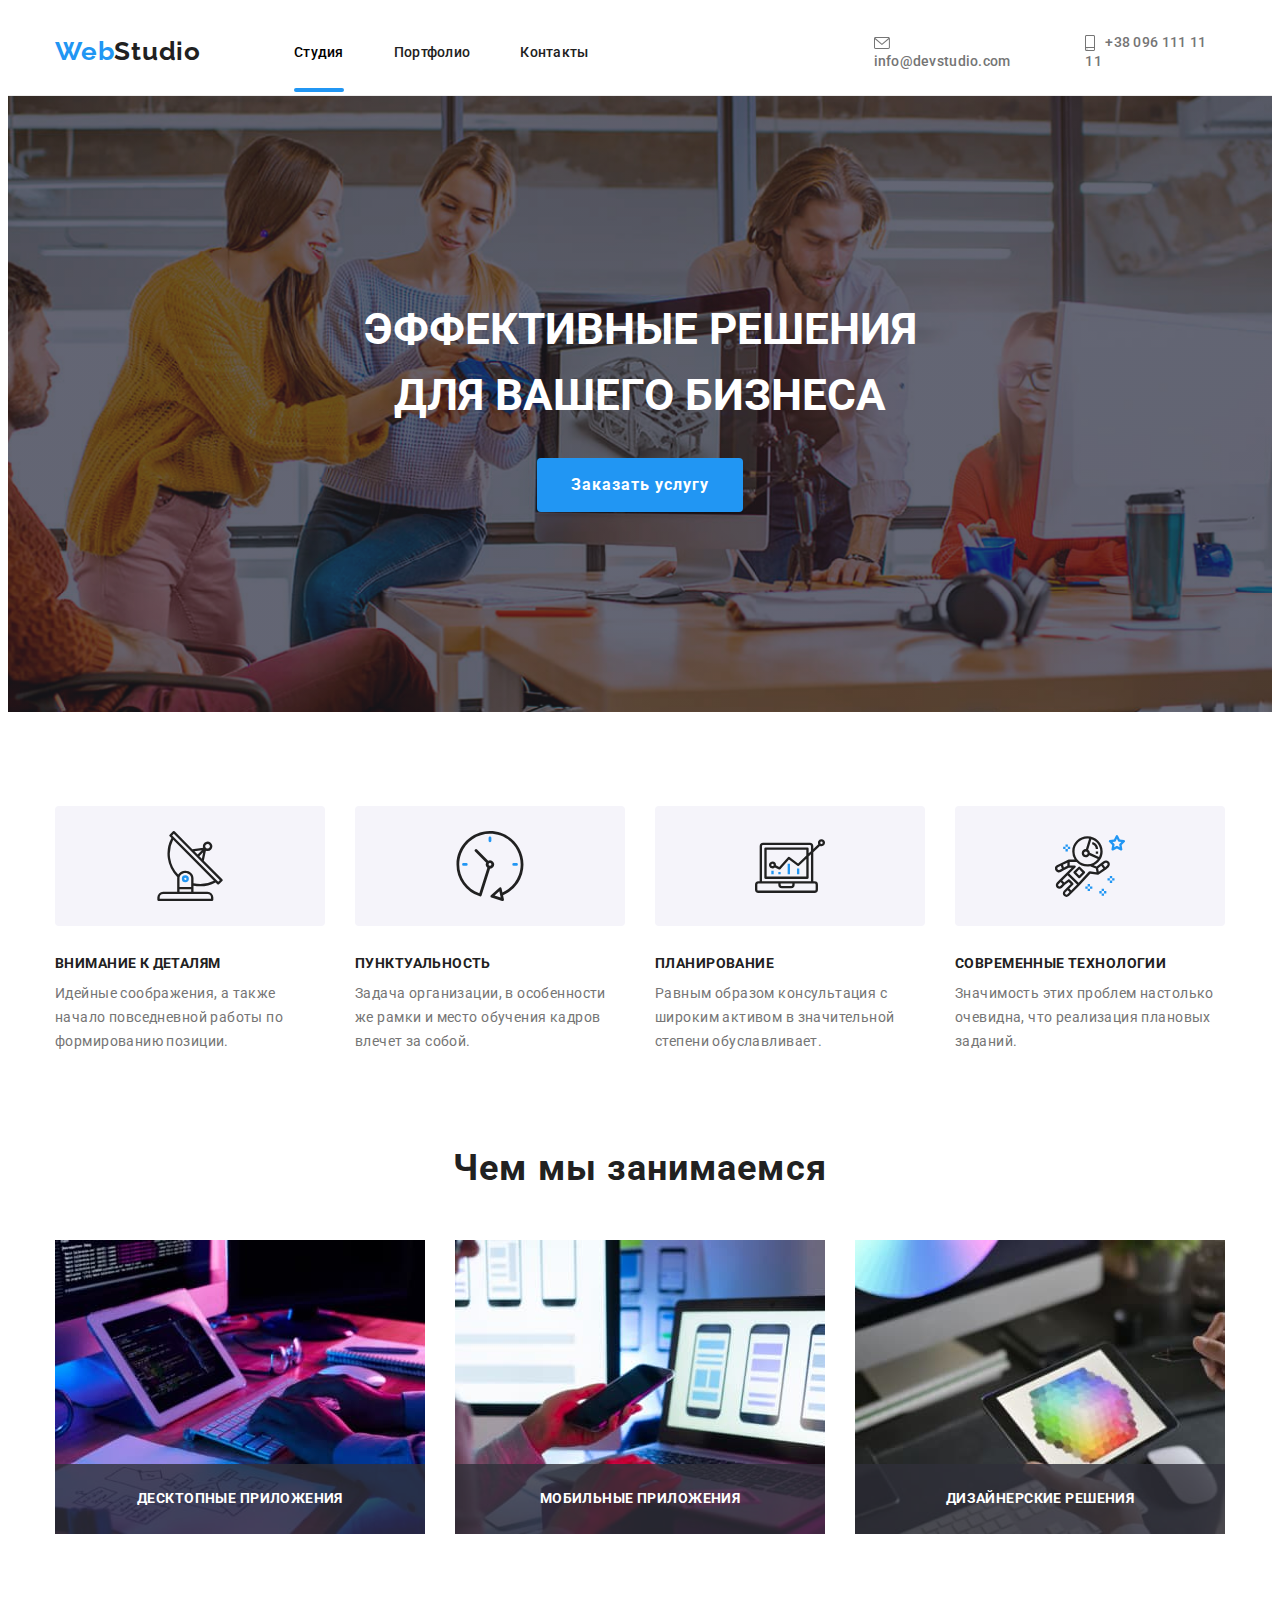
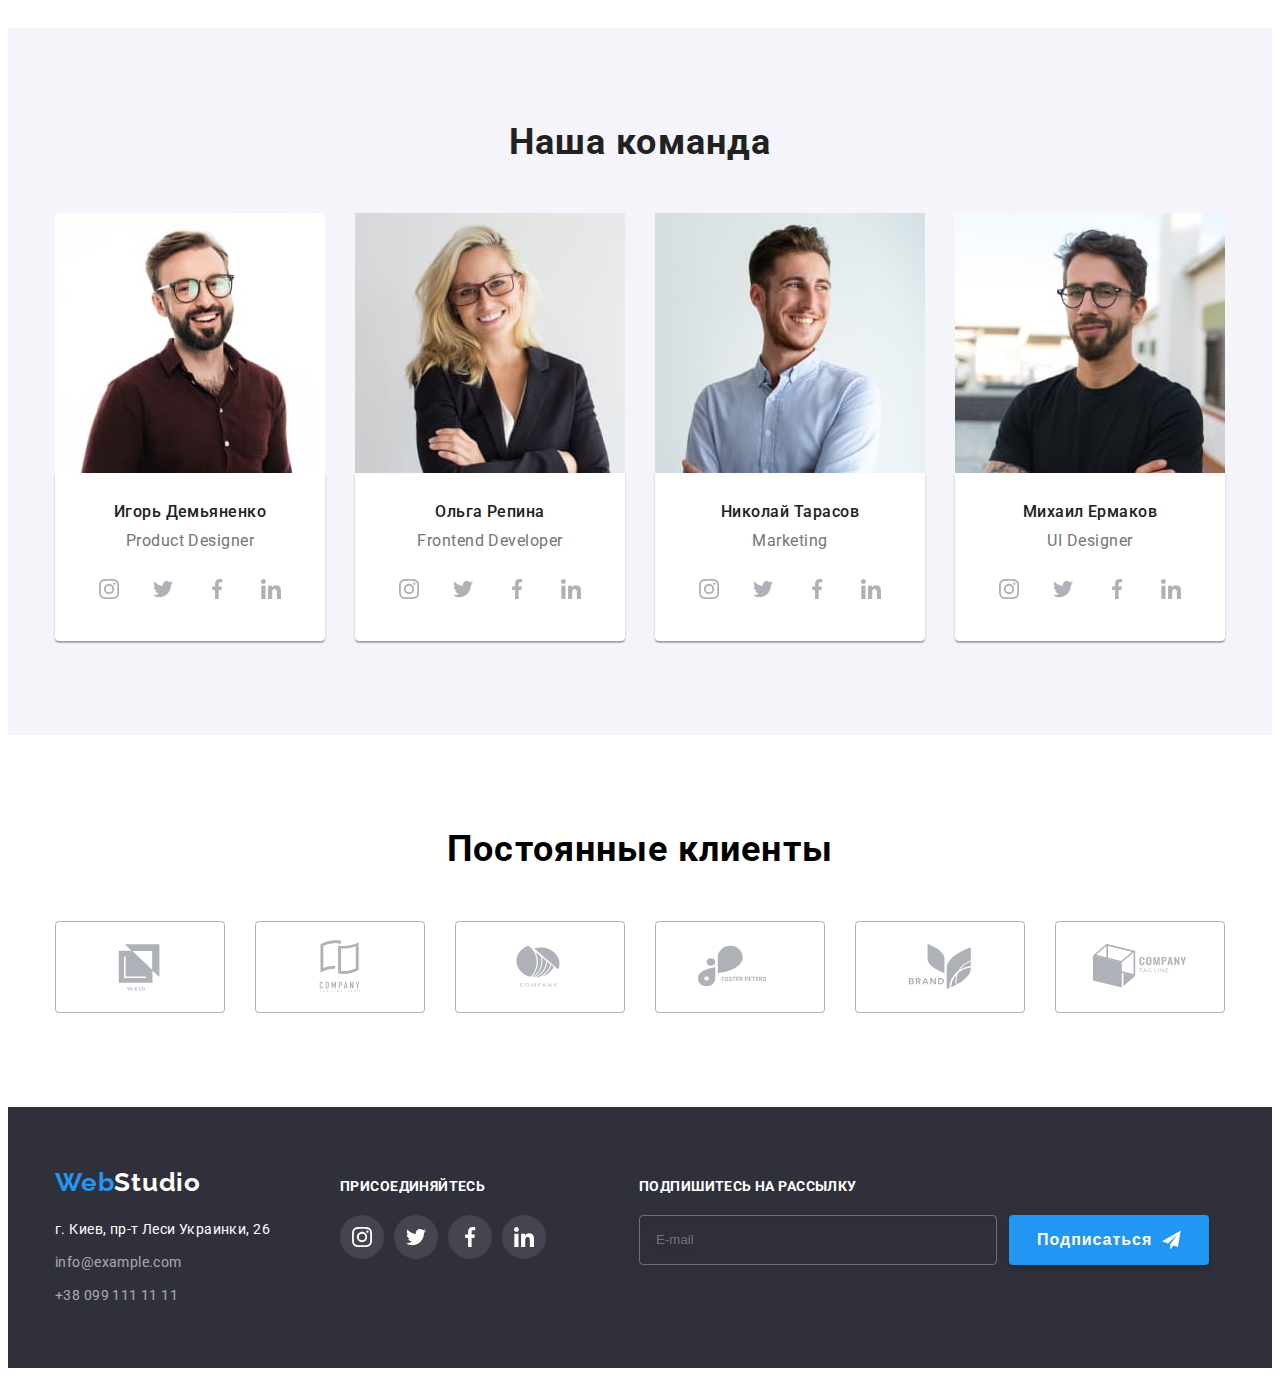
<file: index.html>
<!DOCTYPE html>
<html lang="ru">
<head>
  <meta charset="UTF-8">
  <meta http-equiv="X-UA-Compatible" content="IE=edge">
  <meta name="viewport" content="width=device-width, initial-scale=1.0">
  <title>Document</title>
  <link rel="stylesheet" href="https://cdnjs.cloudflare.com/ajax/libs/modern-normalize/1.1.0/modern-normalize.min.css"
    integrity="sha512-wpPYUAdjBVSE4KJnH1VR1HeZfpl1ub8YT/NKx4PuQ5NmX2tKuGu6U/JRp5y+Y8XG2tV+wKQpNHVUX03MfMFn9Q=="
    crossorigin="anonymous" referrerpolicy="no-referrer" />
  <link rel="preconnect" href="https://fonts.googleapis.com" />
  <link rel="preconnect" href="https://fonts.gstatic.com" crossorigin />
  <link
    href="https://fonts.googleapis.com/css2?family=Montserrat:wght@400;700&family=Raleway:wght@700&family=Roboto:wght@400;500;700;900&display=swap"
    rel="stylesheet" />
  <link rel="stylesheet" href="./css/main.min.css">
</head>
<!--my content-->
<body>
  <!--navigation section-->
  <header class="header">
    <div class="container header__container">
    <nav class="navigation">
      <a href="./index.html" class="logo logo__first">Web<span class="logo__second">Studio</span></a>
      <ul class="navigation__list">
        <li class="navigation__item">
          <a href="./index.html" class="navigation__link-studio current">Студия</a></li>
        <li class="navigation__item">
          <a href="./portfolio.html" class="navigation__link pages">Портфолио</a></li>
        <li class="navigation__item">
          <a href="" class="navigation__link pages">Контакты</a></li>
      </ul>
    </nav>
    <ul class="contact">
      <li class="contact__item"><a href="mailto:info@devstudio.com" 
        class="contact__link-mail"> <svg class="contact__mail-icon" width="16" height="12">
        <use href="./svgicons/icons.svg#envelope"></use>
      </svg>info@devstudio.com</a></li>
      <li class="contact__item"><a href="tel:+380961111111" 
        class="contact__link-tel">
      <svg class="contact__tel-icon" width="10" height="16">
        <use href="./svgicons/icons.svg#smartphone"></use>
      </svg>+38 096 111 11 11</a></li>
    </ul>
    </div>
  </header>

  
<main>
  <!--hero section-->
  <section class="hero">
    <div class="container hero__container">
    <h1 class="hero__title">ЭФФЕКТИВНЫЕ РЕШЕНИЯ <br> ДЛЯ ВАШЕГО БИЗНЕСА</h1>
    <div class="btn-container">
    <button type="button" class="btn" data-modal-open>Заказать услугу</button>
    </div>
   </div>
  </section>
      <!--features section-->
  <section class="features">
    <div class="container features__container">
    <ul class="features__list">
    <li class="features__item">
      <div class="features__icon">
        <svg class="features__icon-svg">
          <use href="./svgicons/icons.svg#antenna"></use>
        </svg>
      </div>
      <h3  class="features__title">Внимание к деталям</h3> 
      <p class="features__text">Идейные соображения, а также начало повседневной работы по формированию позиции.</p>
    </li>
    <li class="features__item">
      <div class="features__icon">
        <svg class="features__icon-svg">
          <use href="./svgicons/icons.svg#clock"></use>
        </svg>
      </div>
      <h3 class="features__title">Пунктуальность</h3>
      <p class="features__text">Задача организации, в особенности же рамки и место обучения кадров влечет за собой.</p>
    </li>
    <li class="features__item">
      <div class="features__icon">
        <svg class="features__icon-svg">
          <use href="./svgicons/icons.svg#diagram"></use>
        </svg>
      </div>
      <h3 class="features__title">Планирование</h3>
      <p class="features__text">Равным образом консультация с широким активом в значительной степени обуславливает.</p>
    </li>
    <li class="features__item">
      <div class="features__icon">
        <svg class="features__icon-svg">
          <use href="./svgicons/icons.svg#astronaut"></use>
        </svg>
      </div>
      <h3 class="features__title">Современные технологии</h3>
      <p class="features__text">Значимость этих проблем настолько очевидна, что реализация плановых заданий.</p>
    </li>
  </ul>
  </div>
</section>
  <!--about company section-->
    <section class="about">
      <div class="container about__container">
    <h2 class="about__title">Чем мы занимаемся</h2>
    <ul class="about__list">
      <li class="about__item"><img src="./images/img1.jpg" 
        alt="демонстрация работы программ на гаджетах" width="370" height="294"><p class="about__text">Десктопные приложения</p></li>
      <li class="about__item"><img src="./images/img2.jpg" 
        alt="демонстрация работы программ на гаджетах" width="370" height="294"><p class="about__text">Мобильные приложения</p></li>
      <li class="about__item"><img src="./images/img3.jpg" 
        alt="демонстрация работы программ на гаджетах" width="370" height="294"><p class="about__text">Дизайнерские решения</p></li>
    </ul>
    </div>
    </section>
        <!--team section-->
<section class="team">
  <div class="container team__container">
  <h2 class="team__title">Наша команда</h2>
  <ul class="team__list">
    <li class="team__item">
        <img src="./images/img11.jpg" alt="фото члена команды" width="270" height="260">
        <div class="team__card">
        <h3 class="team__name">Игорь Демьяненко</h3>
        <p lang="en" class="team__post">Product Designer</p>
        <ul class="team__socials-list">
          <li class="team__socials-item">
            <a href="" class="team__socials-link">
              <svg class="team__socials-icon">
                <use href="./svgicons/icons.svg#instagram"></use>
              </svg>
            </a>
          </li>
          <li class="team__socials-item">
            <a href="" class="team__socials-link">
              <svg class="team__socials-icon">
                <use href="./svgicons/icons.svg#twitter"></use>
              </svg>
            </a>
          </li>
          <li class="team__socials-item">
            <a href="" class="team__socials-link">
              <svg class="team__socials-icon">
                <use href="./svgicons/icons.svg#facebook"></use>
              </svg>
            </a>
          </li>
          <li class="team__socials-item">
            <a href="" class="team__socials-link">
              <svg class="team__socials-icon">
                <use href="./svgicons/icons.svg#linkedin"></use>
              </svg>
            </a>
          </li>
        </ul>
        </div>
      </li>
    <li class="team__item">
        <img src="./images/img12.jpg" alt="фото члена команды" width="270" height="260">
        <div class="team__card">
        <h3 class="team__name">Ольга Репина</h3>
        <p lang="en" class="team__post">Frontend Developer</p>
        <ul class="team__socials-list">
          <li class="team__socials-item">
            <a href="" class="team__socials-link">
              <svg class="team__socials-icon">
                <use href="./svgicons/icons.svg#instagram"></use>
              </svg>
            </a>
          </li>
          <li class="team__socials-item">
            <a href="" class="team__socials-link">
              <svg class="team__socials-icon">
                <use href="./svgicons/icons.svg#twitter"></use>
              </svg>
            </a>
          </li>
          <li class="team__socials-item">
            <a href="" class="team__socials-link">
              <svg class="team__socials-icon">
                <use href="./svgicons/icons.svg#facebook"></use>
              </svg>
            </a>
          </li>
          <li class="team__socials-item">
            <a href="" class="team__socials-link">
              <svg class="team__socials-icon">
                <use href="./svgicons/icons.svg#linkedin"></use>
              </svg>
            </a>
          </li>
        </ul>
        </div>
    </li>
    <li class="team__item">
        <img src="./images/img13.jpg" alt="фото члена команды" width="270" height="260">
        <div class="team__card">
        <h3 class="team__name">Николай Тарасов</h3>
        <p lang="en" class="team__post">Marketing</p>
      <ul class="team__socials-list">
        <li class="team__socials-item">
          <a href="" class="team__socials-link">
            <svg class="team__socials-icon">
              <use href="./svgicons/icons.svg#instagram"></use>
            </svg>
          </a>
        </li>
        <li class="team__socials-item">
          <a href="" class="team__socials-link">
            <svg class="team__socials-icon">
              <use href="./svgicons/icons.svg#twitter"></use>
            </svg>
          </a>
        </li>
        <li class="team__socials-item">
          <a href="" class="team__socials-link">
            <svg class="team__socials-icon">
              <use href="./svgicons/icons.svg#facebook"></use>
            </svg>
          </a>
        </li>
        <li class="team__socials-item">
          <a href="" class="team__socials-link">
            <svg class="team__socials-icon">
              <use href="./svgicons/icons.svg#linkedin"></use>
            </svg>
          </a>
        </li>
      </ul>
        </div>
    </li>  
    <li class="team__item">
        <img src="./images/img14.jpg" alt="фото члена команды" width="270" height="260">
        <div class="team__card">
        <h3 class="team__name">Михаил Ермаков</h3>
        <p lang="en" class="team__post">UI Designer</p>
        <ul class="team__socials-list">
          <li class="team__socials-item">
            <a href="" class="team__socials-link">
              <svg class="team__socials-icon">
                <use href="./svgicons/icons.svg#instagram"></use>
              </svg>
            </a>
          </li>
          <li class="team__socials-item">
            <a href="" class="team__socials-link">
              <svg class="team__socials-icon">
                <use href="./svgicons/icons.svg#twitter"></use>
              </svg>
            </a>
          </li>
          <li class="team__socials-item">
            <a href="" class="team__socials-link">
              <svg class="team__socials-icon">
                <use href="./svgicons/icons.svg#facebook"></use>
              </svg>
            </a>
          </li>
          <li class="team__socials-item">
            <a href="" class="team__socials-link">
              <svg class="team__socials-icon">
                <use href="./svgicons/icons.svg#linkedin"></use>
              </svg>
            </a>
          </li>
        </ul>
  </div>
</section>

<!-- clients section -->
 
<section class="clients">
<div class="container clients__container">
<h2 class="clients__title">Постоянные клиенты</h2>
<ul class="clients__list">
  <li class="clients__item">
    <a href="" class="clients__link">
      <svg class="clients__icon">
        <use href="./svgicons/icons.svg#Logo-1"></use>
      </svg>
    </a>
  </li>
  <li class="clients__item">
    <a href="" class="clients__link">
      <svg class="clients__icon">
        <use href="./svgicons/icons.svg#Logo-2"></use>
      </svg>
    </a>
  </li>
  <li class="clients__item">
    <a href="" class="clients__link">
      <svg class="clients__icon">
        <use href="./svgicons/icons.svg#Logo-3"></use>
      </svg>
    </a>
  </li>
  <li class="clients__item">
    <a href="" class="clients__link">
      <svg class="clients__icon">
        <use href="./svgicons/icons.svg#Logo-4"></use>
      </svg>
    </a>
  </li>
  <li class="clients__item">
    <a href="" class="clients__link">
      <svg class="clients__icon">
        <use href="./svgicons/icons.svg#Logo-5"></use>
      </svg>
    </a>
  </li>
  <li class="clients__item">
    <a href="" class="clients__link">
      <svg class="clients__icon">
        <use href="./svgicons/icons.svg#Logo-6"></use>
      </svg>
    </a>
  </li>
</ul>
</div>

</section>

</main>
<!--footer section-->
<footer class="footer">
  <div class="container footer__container">
    <div>
      <a href="./index.html" class="logo footer__logo">Web<span class="footer__color-logo">Studio</span></a>
      <address class="address">
        <ul class="address__list">
          <li class="address__item"> <a href="https://goo.gl/maps/MGz1qRWNT3Urb2ix9" class="footer__address" target="_blank"
              rel="noopener noreferrer nofollow">г. Киев, пр-т
              Леси Украинки, 26</a> </li>
          <li class="address__item"><a href="mailto:info@example.com" class="address__mail">info@example.com</a> </li>
          <li class="address__item"> <a href="tel:+380991111111" class="address__tel">+38 099 111 11 11</a> </li>
        </ul>
      </address>
    </div>
    <div class="footer__subscribe">
      <h4 class="footer__subscribe-title">присоединяйтесь</h4>
      <ul class="footer__subscribe-list">
        <li class="footer__subscribe-item">
          <a href="" class="footer__subscribe-link">
            <svg class="footer__subscribe-icon">
              <use href="./svgicons/icons.svg#instagram"></use>
            </svg>
          </a>
        </li>
        <li class="footer__subscribe-item">
          <a href="" class="footer__subscribe-link">
            <svg class="footer__subscribe-icon">
              <use href="./svgicons/icons.svg#twitter"></use>
            </svg>
          </a>
        </li>
        <li class="footer__subscribe-item">
          <a href="" class="footer__subscribe-link">
            <svg class="footer__subscribe-icon">
              <use href="./svgicons/icons.svg#facebook"></use>
            </svg>
          </a>
        </li>
        <li class="footer__subscribe-item">
          <a href="" class="footer__subscribe-link">
            <svg class="footer__subscribe-icon">
              <use href="./svgicons/icons.svg#linkedin"></use>
            </svg>
          </a>
        </li>
      </ul>
    </div>
    <div class="footer__form">
<p class="footer__form-title">подпишитесь на рассылку</p>
<form class="footer__form-sub">
<input 
type="email"
name="footer-mail"
class="footer__form-email"
placeholder="E-mail">
<button type="submit" class="footer__form-button">
  Подписаться
  <svg class="footer__form-icon" width="24" height="24">
    <use href="./svgicons/form-icons.svg#icon-send"></use>
  </svg>
</button>
</form>
</div>
</div>
</footer>


<!-- modal window -->

<div class="backdrop is-hidden" data-modal>
  <div class="modal">
    <button type="button" class="modal__close" data-modal-close>
      <svg class="modal__close-icon">
        <use href="./svgicons/Vector-close.svg#Vector-close"></use>
      </svg>
    </button>
    <p class="modal__title">Оставьте свои данные, мы вам перезвоним</p>
    <form class="modal__form">
      <div class="modal__field">
        <label for="user-name" class="modal__label">Имя</label>
        <div class="modal__imput-wrap">
          <input 
          type="text"
          name="username"
          class="modal__imput"
          placeholder=""
          id="user-name"/>
          <svg class="modal__icon" width="18" height="18">
            <use href="./svgicons/form-icons.svg#person-form"></use>
          </svg>
        </div>
      </div>
      <div class="modal__field">
        <label for="user-phone" class="modal__label">Телефон</label>
        <div class="modal__imput-wrap">
          <input 
          type="tel"
          name="user-phone"
          class="modal__imput"
          placeholder=""
          id="user-phone"/>
          <svg class="modal__icon" width="18" height="18">
            <use href="./svgicons/form-icons.svg#phone-form"></use>
          </svg>
        </div>
      </div>
      <div class="modal__field">
        <label for="user-email" class="modal__label">Почта</label>
        <div class="modal__imput-wrap">
          <input 
          type="email"
          name="user-email"
          class="modal__imput"
          placeholder=""
          id="user-email"/>
          <svg class="modal__icon" width="18" height="18">
            <use href="./svgicons/form-icons.svg#email-form"></use>
          </svg>
        </div>
      </div>
      <div class="modal__field">
        <label for="user-text" class="modal__label">Комментарий</label>
        <textarea 
        name= "user-text" 
        id= "user-text" 
        class= "modal__text"
        placeholder = "Введите текст"></textarea>
      </div>
      <div class="agreement">
        <input 
        type="checkbox"
        name="modal-check"
        id="modal-check"
        class="agreement__check visually-hidden"/>
        <label for="modal-check" class="agreement__text">Соглашаюсь с рассылкой и принимаю 
          <a href="" class="agreement__extra">Условия договора</a></label>
      </div>
      <button type="submit" class="agreement__button">Отправить</button>
    </form>
  </div>
</div>
<script src="./js/modal.js"></script>
</body>
</html>
</file>
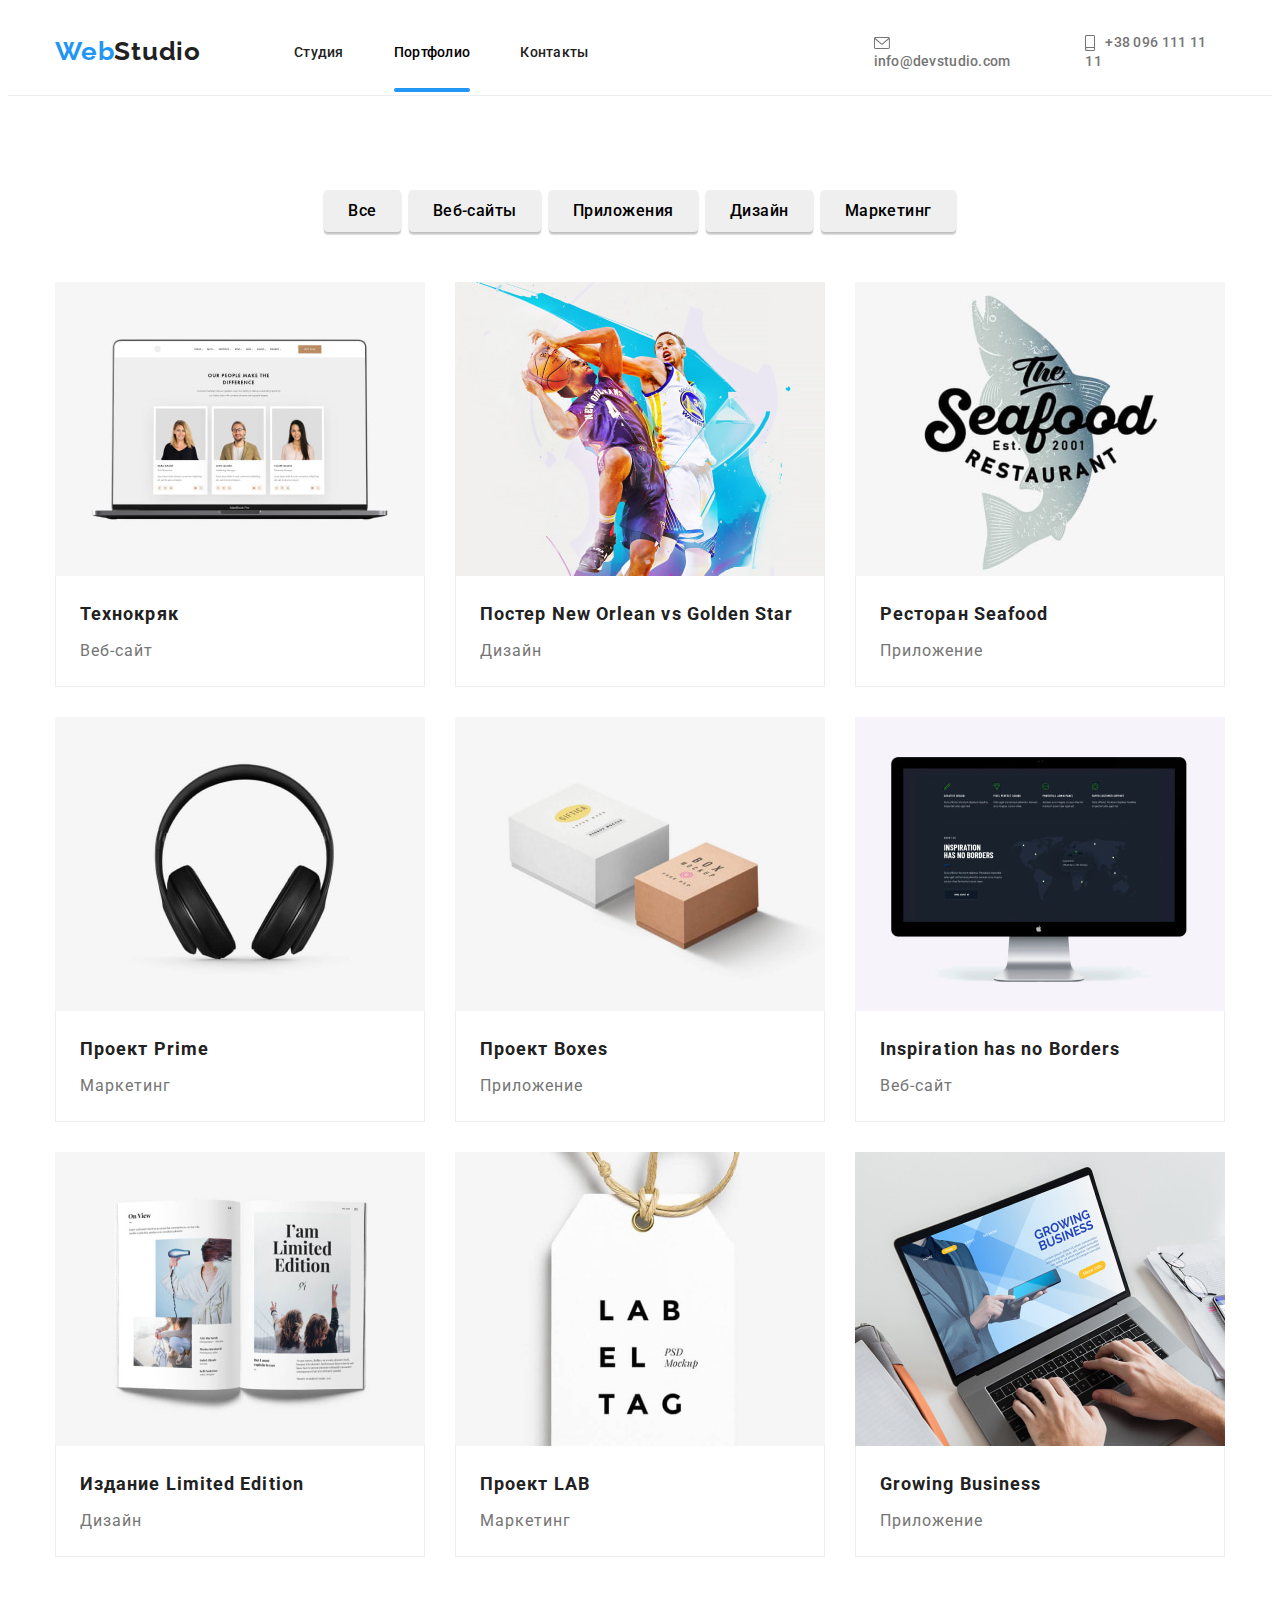
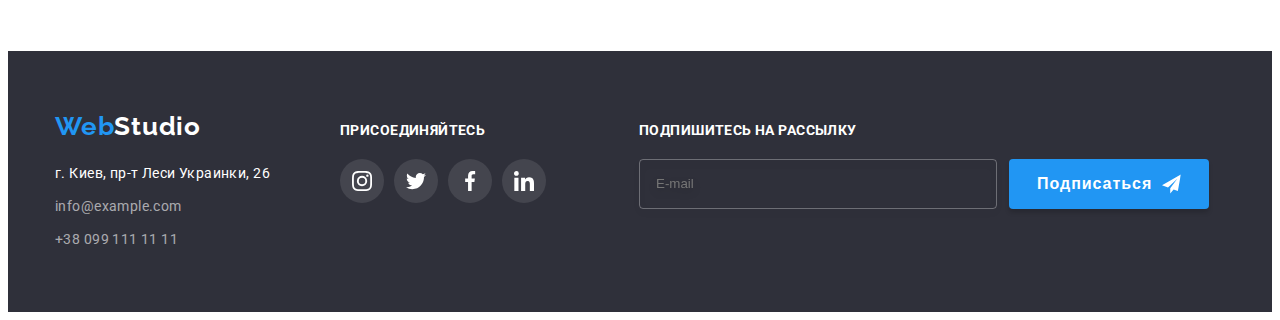
<file: portfolio.html>
<!DOCTYPE html>
<html lang="ru">
<head>
  <meta charset="UTF-8">
  <meta http-equiv="X-UA-Compatible" content="IE=edge">
  <meta name="viewport" content="width=device-width, initial-scale=1.0">
  <title>Document</title>
  <link rel="stylesheet" href="https://cdnjs.cloudflare.com/ajax/libs/modern-normalize/1.1.0/modern-normalize.min.css"
    integrity="sha512-wpPYUAdjBVSE4KJnH1VR1HeZfpl1ub8YT/NKx4PuQ5NmX2tKuGu6U/JRp5y+Y8XG2tV+wKQpNHVUX03MfMFn9Q=="
    crossorigin="anonymous" referrerpolicy="no-referrer" />
  <link rel="preconnect" href="https://fonts.googleapis.com" />
  <link rel="preconnect" href="https://fonts.gstatic.com" crossorigin />
  <link
    href="https://fonts.googleapis.com/css2?family=Montserrat:wght@400;700&family=Raleway:wght@700&family=Roboto:wght@400;500;700;900&display=swap"
    rel="stylesheet" />
  <link rel="stylesheet" href="./css/main.min.css">
</head>
<!--my content-->
<body>
  <!--navigation section-->
  <header class="header">
    <div class="container header__container">
      <nav class="navigation">
        <a href="./index.html" class="logo logo__first">Web<span class="logo__second">Studio</span></a>
        <ul class="navigation__list">
          <li class="navigation__item">
            <a href="./index.html" class="navigation__link-studio pages">Студия</a>
          </li>
          <li class="navigation__item">
            <a href="./portfolio.html" class="navigation__link current">Портфолио</a>
          </li>
          <li class="navigation__item">
            <a href="" class="navigation__link pages">Контакты</a>
          </li>
        </ul>
      </nav>
      <ul class="contact">
        <li class="contact__item"><a href="mailto:info@devstudio.com" class="contact__link-mail"> <svg
              class="contact__mail-icon" width="16" height="12">
              <use href="./svgicons/icons.svg#envelope"></use>
            </svg>info@devstudio.com</a></li>
        <li class="contact__item"><a href="tel:+380961111111" class="contact__link-tel">
            <svg class="contact__tel-icon" width="10" height="16">
              <use href="./svgicons/icons.svg#smartphone"></use>
            </svg>+38 096 111 11 11</a></li>
      </ul>
    </div>
  </header>
  <!-- Main section -->
  <main> 
  <section class="portfolio">
  <div class="container portfolio__container">
  <ul class="portfolio__list">
  <li class="portfolio__item"><button type="button"
     class="portfolio__btn">Все</button></li>
  <li class="portfolio__item"><button type="button"
     class="portfolio__btn">Веб-сайты</button></li>
  <li class="portfolio__item"><button type="button" 
    class="portfolio__btn">Приложения</button></li>
  <li class="portfolio__item"><button type="button" 
    class="portfolio__btn">Дизайн</button></li>
  <li class="portfolio__item"><button type="button" 
    class="portfolio__btn">Маркетинг</button></li>
  </ul>



    <ul class="srevies">
      <li class="srevies__item">
      <a href="" class="srevies__link">
      <div class="srevies__wrap">
      <img src="./img_portfolio/p1.jpg"
      alt="технокряк" width="370" height="294">
      <p class="srevies__text">
        Технокряк это современная площадка распространения
        коронавируса. Компании <br />
        используют эту платформу для цифрового шпионажа и атак на
        защищённые сервера конкурентов.
      </p>
      </div>
      <div class="srevies__card">
      <h3 class="srevies__name">Технокряк</h3>
      <p class="srevies__description">Веб-сайт</p>
      </div>
      </a>
      </li>
    
    <li class="srevies__item">
    <a href="" class="srevies__link">
      <div class="srevies__wrap">
        <img src="./img_portfolio/p2.jpg" alt="баскетболисты" width="370" height="294">
        <p class="srevies__text">
          Технокряк это современная площадка распространения
          коронавируса. Компании <br />
          используют эту платформу для цифрового шпионажа и атак на
          защищённые сервера конкурентов.
        </p>
      </div>
    <div class="srevies__card">
    <h3 class="srevies__name">Постер New Orlean vs Golden Star</h3>
    <p class="srevies__description">Дизайн</p>
    </div>
    </a>
    </li>
    <li class="srevies__item">
    <a href="" class="srevies__link">
    <div class="srevies__wrap">
    <img src="./img_portfolio/p3.jpg" 
    alt="ресторан Seafood" width="370" height="294">
    <p class="srevies__text">
      Технокряк это современная площадка распространения
      коронавируса. Компании <br />
      используют эту платформу для цифрового шпионажа и атак на
      защищённые сервера конкурентов.
    </p>
    </div>
    <div class="srevies__card">
    <h3 class="srevies__name">Ресторан Seafood</h3>
    <p class="srevies__description">Приложение</p>
    </div>
    </a>
    </li>
    <li class="srevies__item">
    <a href="" class="srevies__link">
    <div class="srevies__wrap">
    <img src="./img_portfolio/p4.jpg" 
    alt="наушники" width="370" height="294">
    <p class="srevies__text">
      Технокряк это современная площадка распространения
      коронавируса. Компании <br />
      используют эту платформу для цифрового шпионажа и атак на
      защищённые сервера конкурентов.
    </p>
    </div>
    <div class="srevies__card">
    <h3 class="srevies__name">Проект Prime</h3>
    <p class="srevies__description">Маркетинг</p>
    </div>
    </a>
    </li>
    <li class="srevies__item">
    <a href="" class="srevies__link">
    <div class="srevies__wrap">
      <img src="./img_portfolio/p5.jpg" 
    alt="боксы" width="370" height="294">
      <p class="srevies__text">
        Технокряк это современная площадка распространения
        коронавируса. Компании <br />
        используют эту платформу для цифрового шпионажа и атак на
        защищённые сервера конкурентов.
      </p>
      </div>
    <div class="srevies__card">
    <h3 class="srevies__name">Проект Boxes</h3>
    <p class="srevies__description">Приложение</p>
    </div>
    </a>
    </li>
    <li class="srevies__item">
    <a href="" class="srevies__link">
    <div class="srevies__wrap">
    <img src="./img_portfolio/p6.jpg" 
    alt="монитор" width="370" height="294">
    <p class="srevies__text">
      Технокряк это современная площадка распространения
      коронавируса. Компании <br />
      используют эту платформу для цифрового шпионажа и атак на
      защищённые сервера конкурентов.
    </p>
    </div>
    <div class="srevies__card">
    <h3 class="srevies__name">Inspiration has no Borders</h3>
    <p class="srevies__description">Веб-сайт</p>
    </div>
    </a>
    </li>
    <li class="srevies__item">
    <a href="" class="srevies__link">
    <div class="srevies__wrap">
    <img src="./img_portfolio/p7.jpg" 
    alt="журнал" width="370" height="294">
      <p class="srevies__text">
        Технокряк это современная площадка распространения
        коронавируса. Компании <br />
        используют эту платформу для цифрового шпионажа и атак на
        защищённые сервера конкурентов.
      </p>
      </div>
    <div class="srevies__card">
    <h3 class="srevies__name">Издание Limited Edition</h3>
    <p class="srevies__description">Дизайн</p>
    </div>
    </a>
    </li>
    <li class="srevies__item">
    <a href="" class="srevies__link"></a>
    <div class="srevies__wrap">
    <img src="./img_portfolio/p8.jpg" 
    alt="лейба" width="370" height="294">
    <p class="srevies__text">
      Технокряк это современная площадка распространения
      коронавируса. Компании <br />
      используют эту платформу для цифрового шпионажа и атак на
      защищённые сервера конкурентов.
    </p>
    </div>
    <div class="srevies__card">
    <h3 class="srevies__name">Проект LAB</h3>
    <p class="srevies__description">Маркетинг</p>
    </div>
    </a>
    </li>
    <li class="srevies__item">
    <a href="" class="srevies__link">
    <div class="srevies__wrap">
    <img src="./img_portfolio/p9.jpg" 
    alt="работа с ноутбуком" width="370" height="294">
    <p class="srevies__text">
      Технокряк это современная площадка распространения
      коронавируса. Компании <br />
      используют эту платформу для цифрового шпионажа и атак на
      защищённые сервера конкурентов.
    </p>
    </div>
    <div class="srevies__card">
    <h3 class="srevies__name">Growing Business</h3>
    <p class="srevies__description">Приложение</p>
    </div>
    </a>
    </li>
    </ul> 
    </div>
  </section>
  </main>

  <!--footer section-->
  <footer class="footer">
    <div class="container footer__container">
      <div>
        <a href="./index.html" class="logo footer__logo">Web<span class="footer__color-logo">Studio</span></a>
        <address class="address">
          <ul class="address__list">
            <li class="address__item"> <a href="https://goo.gl/maps/MGz1qRWNT3Urb2ix9" class="footer__address"
                target="_blank" rel="noopener noreferrer nofollow">г. Киев, пр-т
                Леси Украинки, 26</a> </li>
            <li class="address__item"><a href="mailto:info@example.com" class="address__mail">info@example.com</a> </li>
            <li class="address__item"> <a href="tel:+380991111111" class="address__tel">+38 099 111 11 11</a> </li>
          </ul>
        </address>
      </div>
      <div class="footer__subscribe">
        <h4 class="footer__subscribe-title">присоединяйтесь</h4>
        <ul class="footer__subscribe-list">
          <li class="footer__subscribe-item">
            <a href="" class="footer__subscribe-link">
              <svg class="footer__subscribe-icon">
                <use href="./svgicons/icons.svg#instagram"></use>
              </svg>
            </a>
          </li>
          <li class="footer__subscribe-item">
            <a href="" class="footer__subscribe-link">
              <svg class="footer__subscribe-icon">
                <use href="./svgicons/icons.svg#twitter"></use>
              </svg>
            </a>
          </li>
          <li class="footer__subscribe-item">
            <a href="" class="footer__subscribe-link">
              <svg class="footer__subscribe-icon">
                <use href="./svgicons/icons.svg#facebook"></use>
              </svg>
            </a>
          </li>
          <li class="footer__subscribe-item">
            <a href="" class="footer__subscribe-link">
              <svg class="footer__subscribe-icon">
                <use href="./svgicons/icons.svg#linkedin"></use>
              </svg>
            </a>
          </li>
        </ul>
      </div>
      <div class="footer__form">
        <p class="footer__form-title">подпишитесь на рассылку</p>
        <form class="footer__form-sub">
          <input type="email" name="footer-mail" class="footer__form-email" placeholder="E-mail">
          <button type="submit" class="footer__form-button">
            Подписаться
            <svg class="footer__form-icon" width="24" height="24">
              <use href="./svgicons/form-icons.svg#icon-send"></use>
            </svg>
          </button>
        </form>
      </div>
    </div>
  </footer>
</body>

</html>
</file>
<file: css/main.min.css>
:root{--body-color: #ffffff;--logo-color: #2196f3;--second-logo-color: #212121;--main-background-color: #2f303a;--header-link: #212121;--btn-back: #2196f3;--btn-color: #ffffff;--team-background-color: #f5f4fa;--footer-background: #2f303a;--header-link-studio: #212121;--header-link_mail: #757575;--header-link-tel: #757575;--main-title: #ffffff;--main-h: #212121;--main-text: #757575;--about: #212121;--team: #212121;--team-name: #212121;--team-post: #757575;--main-servies: #212121;--main-description: #757575;--footer-color-logo: #ffffff;--footer-address: #ffffff}.navigation,.navigation__list,.contact,.features__list,.features__icon,.about__list,.team__socials-link,.agreement__text,.header__container{display:flex;align-items:center}*,*::before,*::after{box-sizing:border-box}p,h1,h2,h3,h4,h5,h6{margin:0}ul{margin:0;padding:0}img{display:block}button{cursor:pointer}ul{list-style:none}a{text-decoration:none}body{font-family:Roboto, sans-serif}.container{width:1200px;padding-left:15px;padding-right:15px;margin-left:auto;margin-right:auto}.btn{font-family:Roboto;font-style:normal;font-weight:bold;font-size:16px;line-height:1.87;letter-spacing:.06em;background-color:var(--btn-back);color:var(--btn-color);cursor:pointer;border-radius:4px;padding:10px 32px;border-color:transparent;box-shadow:0px 4px 4px rgba(0,0,0,0.15)}.logo{font-family:Raleway;font-weight:700;font-size:26px;line-height:1.19;letter-spacing:.03em;color:var(--logo-color)}.logo__first{margin-right:93px}.logo__second{font-family:Raleway;font-weight:700;font-size:26px;line-height:1.19;letter-spacing:.03em;color:var(--second-logo-color)}.navigation__item+.navigation__item{margin-left:50px}.navigation__link-studio{font-weight:500;font-size:14px;line-height:1.14;letter-spacing:.02em;text-decoration:none;color:var(--header-link-studio)}.navigation__link{font-weight:500;font-size:14px;line-height:1.14;letter-spacing:.02em;text-decoration:none;color:var(--header-link)}.navigation__link:hover,.navigation__link:focus{color:var(--logo-color)}.navigation__link-studio:hover,.navigation__link-studio:focus{color:var(--logo-color)}.contact{margin-left:285px}.contact__item+.contact__item{margin-left:50px}.contact__mail-icon{margin-right:10px;vertical-align:middle;fill:currentColor}.contact__tel-icon{margin-right:10px;vertical-align:middle;fill:currentColor}.contact__link-mail{font-family:Roboto;font-style:normal;font-weight:500;font-size:14px;line-height:1.14;letter-spacing:.02em;color:var(--header-link_mail)}.contact__link-mail:hover,.contact__link-mail:focus{color:var(--logo-color)}.contact__link-tel{font-family:Roboto;font-style:normal;font-weight:500;font-size:14px;line-height:1.14;letter-spacing:.02em;color:var(--header-link-tel)}.contact__link-tel:hover,.contact__link-tel:focus{color:var(--logo-color)}.hero{max-width:1600px;margin-left:auto;margin-right:auto;padding:200px 0px;background-color:var(--main-background-color);background-repeat:no-repeat;background-position:center;background-size:cover;background-image:linear-gradient(rgba(47,48,58,0.4), rgba(47,48,58,0.4)),url(../images/Img.png)}.hero__title{margin-bottom:30px;font-family:Roboto;font-size:44px;line-height:1.5;color:var(--main-title)}.features{padding:94px 0px 0px}.features__item{width:270px;margin-right:30px}.features__item:last-child{margin-right:0px}.features__title{margin-bottom:10px}.features__icon{justify-content:center;width:270px;height:120px;margin-bottom:30px;background-color:#f5f4fa;border-radius:4px}.features__icon-svg{width:70px;height:70px}.features__title{font-family:Roboto;font-size:14px;line-height:1.14;letter-spacing:.03em;text-transform:uppercase;color:var(--main-h)}.features__text{font-family:Roboto;font-size:14px;line-height:1.71;letter-spacing:.03em;color:var(--main-text)}.about{padding-top:94px;padding-bottom:94px}.about__item+.about__item{margin-left:30px}.about__title{display:flex;justify-content:center;margin-bottom:50px;font-family:Roboto;font-size:36px;line-height:1.16;letter-spacing:0.03em;color:var(--about)}.about__item{position:relative}.about__text{position:absolute;bottom:0;left:0;font-size:14px;line-height:1.14;color:#ffffff;font-weight:700;text-align:center;letter-spacing:0.03em;text-transform:uppercase;background:rgba(47,48,58,0.8);padding:27px 82px;width:100%}.team{padding:94px 0px 94px 0px;background-color:var(--team-background-color)}.team__list{display:flex;justify-content:center}.team__item+.team__item{margin-left:30px}.team__card{padding-top:30px;padding-bottom:30px;text-align:center;background:#ffffff;box-shadow:0px 1px 3px rgba(0,0,0,0.12),0px 1px 1px rgba(0,0,0,0.14),0px 2px 1px rgba(0,0,0,0.2);border-radius:0px 0px 4px 4px}.team__title{margin-bottom:50px;display:flex;justify-content:center;font-family:Roboto;font-size:36px;line-height:1.16;letter-spacing:0.03em;color:var(--team)}.team__name{font-family:Roboto;font-style:normal;font-weight:500;font-size:16px;line-height:1.18;letter-spacing:.03em;margin-bottom:10px;color:var(--team-name)}.team__post{font-family:Roboto;font-style:normal;font-weight:normal;font-size:16px;line-height:1.18;letter-spacing:.03em;margin-bottom:16px;color:var(--team-post)}.team__socials-list{display:flex;justify-content:center}.team__socials-item+.team__socials-item{margin-left:10px}.team__socials-icon{width:20px;height:20px;fill:#ffffff;fill:currentColor}.team__socials-link{width:44px;height:44px;border-radius:50%;justify-content:center;color:#afb1b8;transition:color 250ms cubic-bezier(0.4, 0, 0.2, 1);transition:background-color 250ms cubic-bezier(0.4, 0, 0.2, 1)}.team__socials-link:hover,.team__socials-link:focus{background-color:#2196f3;color:#ffffff}.clients{padding-top:94px;padding-bottom:94px}.clients__list{display:flex;justify-content:center}.clients__item+.clients__item{margin-left:30px}.clients__icon{width:106px;height:60px;fill:currentColor}.clients__title{font-size:36px;line-height:1.16;text-align:center;letter-spacing:0.03em;color:var(--team-color);margin-bottom:50px}.clients__link{width:170px;height:92px;border:1px solid #afb1b8;box-sizing:border-box;border-radius:4px;display:flex;align-items:center;justify-content:center;color:#afb1b8;transition:color 250ms cubic-bezier(0.4, 0, 0.2, 1)}.clients__link:hover,.clients__link:focus{border-color:#2196f3;color:#2196f3}.address__item{margin-bottom:9px}.address__item:last-child{margin:0px}.address__list{margin-top:20px}.address__tel{font-family:Roboto;font-style:normal;font-weight:normal;font-size:14px;line-height:1.71;letter-spacing:.03em;color:rgba(255,255,255,0.6)}.address__tel:hover,.address__tel:focus{color:var(--logo-color)}.address__mail{font-family:Roboto;font-style:normal;font-weight:normal;font-size:14px;line-height:1.71;letter-spacing:.03em;color:rgba(255,255,255,0.6)}.address__mail:hover,.address__mail:focus{color:var(--logo-color)}.backdrop{width:100vw;height:100vh;background:rgba(0,0,0,0.2);position:fixed;top:0;transition:opacity 250ms cubic-bezier(0.4, 0, 0.2, 1),visibility 250ms cubic-bezier(0.4, 0, 0.2, 1)}.backdrop.is-hidden .modal{transform:scale(0.5)}.modal{width:528px;min-height:581px;background:#ffffff;border-radius:4px;position:absolute;top:50%;left:50%;transform:translate(-50%, -50%) scale(1);box-shadow:0px 1px 3px rgba 0 0 0,0.12,0px 1px 1px rgba 0 0 0,0.14,0px 2px 1px rgba 0 0 0,0,2;transition:250ms;padding:40px}.modal__close{width:30px;height:30px;border-radius:50%;border:1px solid rgba(0,0,0,0.1);background-color:transparent;position:absolute;top:8px;right:8px}.modal__close-icon{width:11px;height:11px}.modal__close-icon:hover,.modal__close:focus{fill:#2196f3}.modal__title{color:#212121;font-size:20px;line-height:1.15;font-weight:700;text-align:center;margin-bottom:12px}.modal__field{margin-bottom:10px}.modal__label{font-size:12px;line-height:1.16;color:#757575;display:block;margin-bottom:4px}.modal__imput-wrap{position:relative}.modal__icon{position:absolute;left:15px;top:50%;transform:translateY(-50%);transition:fill 250ms cubic-bezier(0.4, 0, 0.2, 1)}.is-hidden{opacity:0;pointer-events:none;visibility:hidden}.modal__imput{padding-left:42px;width:100%;height:40px;border:1px solid rgba(33,33,33,0.2);border-radius:4px;outline:none;transition:border-color 250ms cubic-bezier(0.4, 0, 0.2, 1)}.modal__imput:hover,.modal__imput:focus{border-color:#2196f3}.modal__imput:focus,.modal__imput:hover+.modal-icon{fill:#2196f3}.modal__text{width:100%;height:120px;border:1px solid rgba(33,33,33,0.2);border-radius:4px;padding:12px 16px;resize:none;outline:none;margin-bottom:20px}.modal__text::placeholder{font-weight:normal;font-size:14px;line-height:1.14;letter-spacing:0.01em;color:rgba(117,117,117,0.5)}.agreement{display:block;margin-bottom:30px}.agreement__check{vertical-align:middle}.agreement__check:checked+.agreement__text::before{background-image:url(../images/icon-check.png);border:none}.agreement__check:focus+.agreement__text::before{border-color:#2196f3}.agreement__text{font-weight:normal;font-size:14px;line-height:1.71;letter-spacing:.03em;justify-content:center;color:#757575}.agreement__text::before{content:" ";width:16px;height:15px;border:2px solid #212121;border-radius:2px;display:block;margin-right:8px}.agreement__extra{color:#2196f3;text-decoration:underline;padding-left:5px}.agreement__button{display:block;margin:0 auto;padding:10px 55px;background:#188ce8;box-shadow:0px 4px 4px rgba(0,0,0,0.15);border-radius:4px;border:none;font-weight:700;font-size:16px;line-height:1.87;display:flex;align-items:center;text-align:center;letter-spacing:0.06em;color:#ffffff}.visually-hidden{position:absolute;white-space:nowrap;width:1px;height:1px;overflow:hidden;border:0;padding:0;clip:rect(0 0 0 0);clip-path:inset(50%);margin:-1px}.header{padding:24px 0px 25px 0px;border-bottom:1px solid #eeeeee}.pages{transition:color 250ms cubic-bezier(0.4, 0, 0.2, 1)}.current{color:var(--second-link-color);position:relative}.current::after{content:"";width:100%;height:4px;position:absolute;background-color:#2196F3;left:0;bottom:-32px;border-radius:2px}.hero__container{display:flex;text-align:center;text-transform:uppercase;flex-direction:column}.footer{padding-top:60px;padding-bottom:60px;background-color:var(--footer-background)}.footer__container{display:flex;align-items:baseline}.footer__color-logo{color:var(--footer-color-logo)}.footer__address{font-family:Roboto;font-style:normal;font-weight:normal;font-size:14px;line-height:1.71;letter-spacing:.03em;color:var(--footer-address)}.footer__address:hover,.footer__address:focus{color:var(--logo-color)}.footer__subscribe{margin-left:70px}.footer__subscribe-list{display:flex}.footer__subscribe-item+.footer__subscribe-item{margin-left:10px}.footer__subscribe-icon{width:20px;height:20px;fill:#ffffff}.footer__subscribe-title{margin-bottom:20px;color:#ffffff;font-weight:bold;font-size:14px;line-height:1.14;letter-spacing:0.03em;text-transform:uppercase}.footer__subscribe-link{width:44px;height:44px;border-radius:50%;display:flex;align-items:center;justify-content:center;background:rgba(255,255,255,0.1);transition:background-color 250ms cubic-bezier(0.4, 0, 0.2, 1)}.footer__subscribe-link:hover,.footer__subscribe-link:focus{background-color:#2196f3}.footer__form{margin-left:93px}.footer__form-title{font-style:400;font-weight:700;font-size:14px;line-height:1.14;letter-spacing:.03em;text-transform:uppercase;color:#ffffff;margin-bottom:20px}.footer__form-sub{display:flex;align-items:center}.footer__form-email{width:358px;height:50px;display:block;border:1px solid rgba(255,255,255,0.3);box-sizing:border-box;filter:drop-shadow(0px 4px 4px rgba(0,0,0,0.15));border-radius:4px;background-color:transparent;padding-left:16px;color:#ffffff}.footer__form-button{font-weight:700;font-size:16px;line-height:1.87;display:flex;align-items:center;text-align:center;letter-spacing:0.06em;color:#ffffff;background-color:#2196f3;border-radius:4px;border:none;padding:10px 28px;width:200px;height:50px;margin-left:12px;box-shadow:0px 4px 4px rgba(0,0,0,0.15)}.footer__form-icon{margin-left:10px;fill:#ffffff}.portfolio{padding-top:94px;padding-bottom:94px}.portfolio__list{display:flex;list-style:none;justify-content:center;margin-bottom:50px}.portfolio__item+.portfolio__item{margin-left:8px}.portfolio__btn{cursor:pointer;font-family:Roboto;font-style:normal;font-weight:500;font-size:16px;line-height:1.62;letter-spacing:.03em;padding:6px 22px;box-shadow:0px 3px 1px rgba(0,0,0,0.1),0px 1px 2px rgba(0,0,0,0.08),0px 2px 2px rgba(0,0,0,0.12);border-radius:4px;border-color:transparent;transition:background-color 250ms cubic-bezier(0.4, 0, 0.2, 1),box-shadow 250ms cubic-bezier(0.4, 0, 0.2, 1),color 250ms cubic-bezier(0.4, 0, 0.2, 1)}.portfolio__btn:hover,.portfolio__btn:focus{color:white;background-color:var(--logo-color)}.srevies{margin:0;padding:0;list-style:none;display:flex;flex-wrap:wrap;margin-top:-30px;margin-left:-30px}.srevies__card{padding-top:20px;background:#ffffff;border:1px solid #eeeeee;border-top:none;box-sizing:border-box;padding-left:24px;padding-bottom:20px;padding-right:24px}.srevies__name{font-family:Roboto;font-weight:bold;font-size:18px;line-height:2;letter-spacing:.06em;margin-bottom:4px;color:var(--main-servies)}.srevies__description{font-family:Roboto;font-size:16px;line-height:1.87;letter-spacing:.06em;color:var(--main-description)}.srevies__wrap{position:relative;overflow:hidden}.srevies__item{margin-left:30px;margin-top:30px;flex-basis:calc(100% / 3 - 30px)}.srevies__item:hover,.srevies__item:focus{box-shadow:0px 1px 1px rgba(0,0,0,0.12),0px 4px 4px rgba(0,0,0,0.06),1px 4px 6px rgba(0,0,0,0.16)}.srevies__item{margin-left:30px;margin-top:30px;flex-basis:calc(100% / 3 - 30px);position:relative;cursor:pointer}.srevies__item:focus .srevies__text,.srevies__item:hover .srevies__text{transform:translateY(0%)}.srevies__text{position:absolute;top:0;left:0;font-size:18px;line-height:1.5;color:#ffffff;font-weight:400;background-color:rgba(33,150,243,0.9);padding:63px 24px;height:100%;transform:translateY(100%);transition:transform 250ms cubic-bezier(0.4, 0, 0.2, 1)}
/*# sourceMappingURL=main.min.css.map */
</file>
